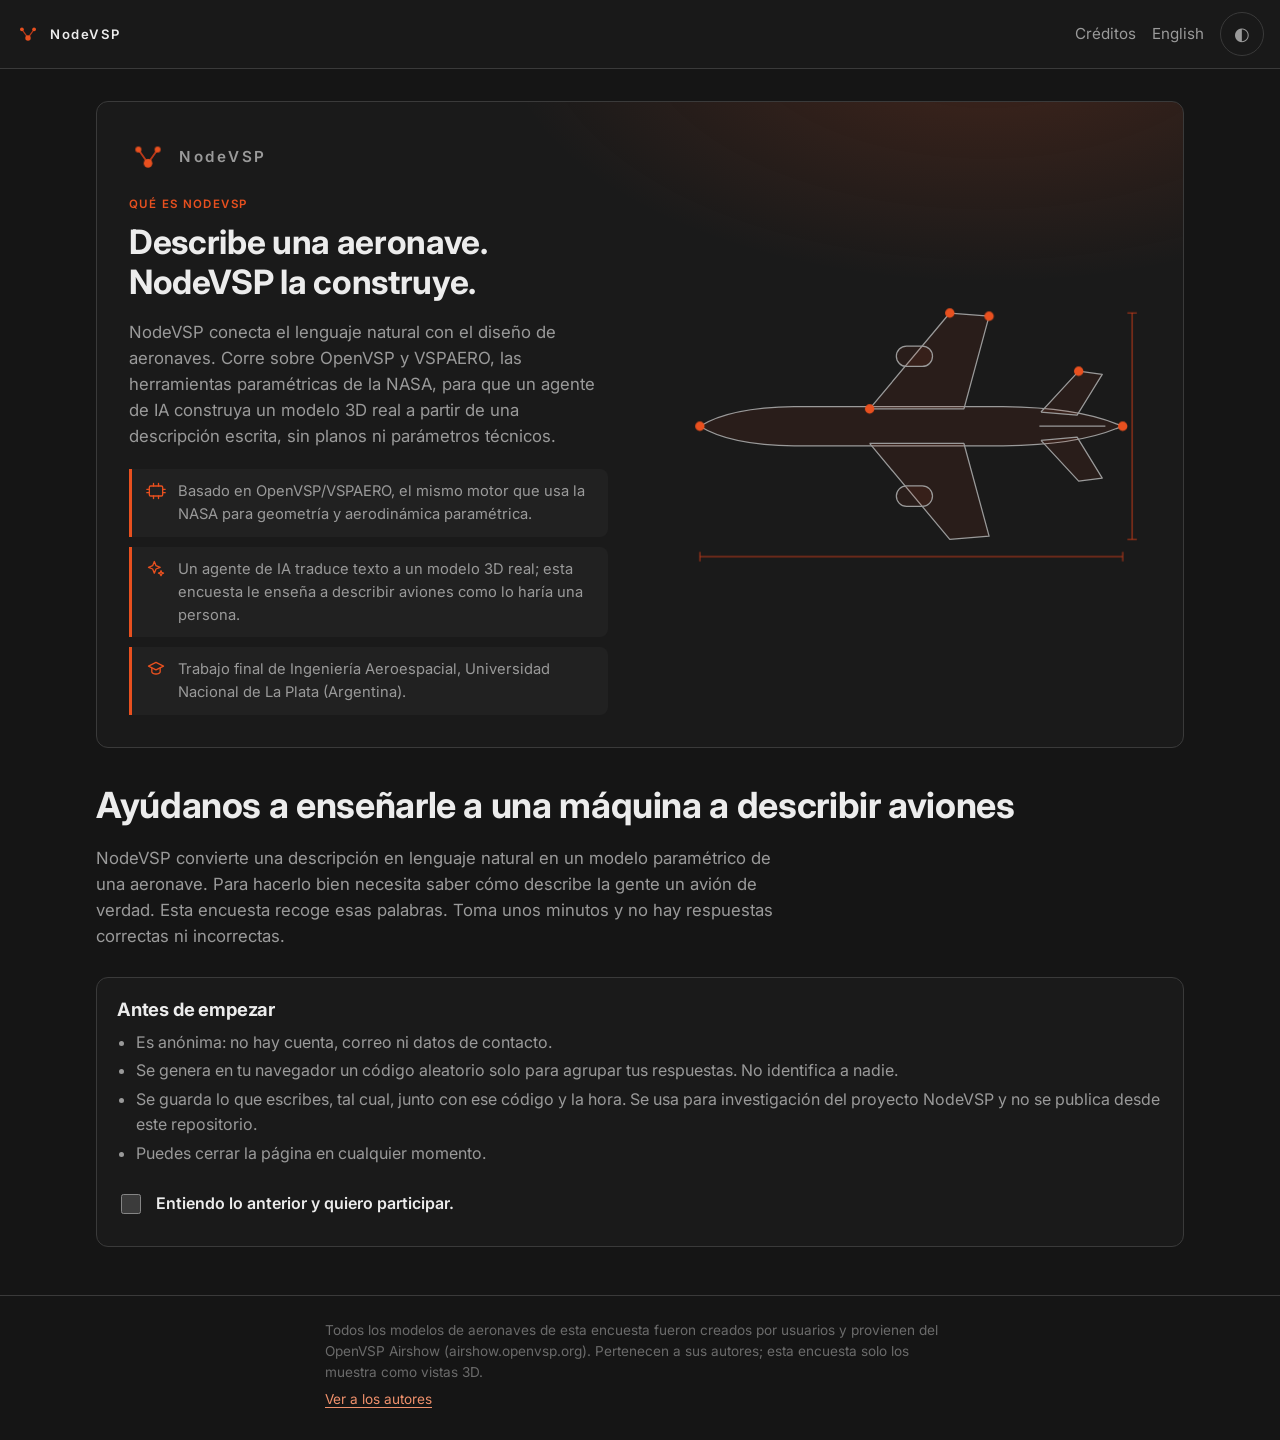
<file: index.html>
<!doctype html>
<html lang="es">
<head>
<meta charset="utf-8">
<meta name="viewport" content="width=device-width, initial-scale=1">
<title>NodeVSP</title>
<link rel="preconnect" href="https://fonts.googleapis.com">
<link rel="preconnect" href="https://fonts.gstatic.com" crossorigin>
<link href="https://fonts.googleapis.com/css2?family=Inter:wght@400;500;600;700&display=swap" rel="stylesheet">
<link rel="icon" href="data:,">
<link rel="stylesheet" href="/app.css">
</head>
<body>
<header class="top"></header>
<main>
  <section class="about">
    <div class="about-inner">
      <div class="about-copy">
        <div class="about-brand"><span class="hero-mark"></span><span class="wordmark">NodeVSP</span></div>
        <p class="eyebrow" data-i18n="about.eyebrow"></p>
        <h2 data-i18n="about.h"></h2>
        <p class="lead" data-i18n="about.lead"></p>
        <ul class="about-points">
          <li>
            <svg viewBox="0 0 24 24" fill="none" stroke="currentColor" stroke-width="1.6" stroke-linecap="round" stroke-linejoin="round" aria-hidden="true"><rect x="4" y="6" width="16" height="12" rx="1.5"/><path d="M9 3v3M15 3v3M9 18v3M15 18v3M4 10H1M4 14H1M23 10h-3M23 14h-3"/></svg>
            <span data-i18n="about.1"></span>
          </li>
          <li>
            <svg viewBox="0 0 24 24" fill="none" stroke="currentColor" stroke-width="1.6" stroke-linecap="round" stroke-linejoin="round" aria-hidden="true"><path d="m10 3 2 5 5 2-5 2-2 5-2-5-5-2 5-2z"/><path d="m18 14 .9 2.1 2.1.9-2.1.9-.9 2.1-.9-2.1-2.1-.9 2.1-.9z"/></svg>
            <span data-i18n="about.2"></span>
          </li>
          <li>
            <svg viewBox="0 0 24 24" fill="none" stroke="currentColor" stroke-width="1.6" stroke-linecap="round" stroke-linejoin="round" aria-hidden="true"><path d="m12 4 9 4.5-9 4.5-9-4.5z"/><path d="M7 11v4.6c0 1 2.2 2.4 5 2.4s5-1.4 5-2.4V11"/></svg>
            <span data-i18n="about.3"></span>
          </li>
        </ul>
      </div>

      <div class="about-art">
        <svg viewBox="0 0 640 400" role="img" data-i18n-attr="aria-label:about.art" class="wf">
          <g class="wf-body">
            <path class="wf-line" d="M66 200Q104 176 186 175L452 175Q545 176 596 197L604 200L596 203Q545 224 452 225L186 225Q104 224 66 200Z"/>
            <path class="wf-line" d="M282 178 384 56 434 60 402 178Z"/>
            <path class="wf-line" d="M282 222 384 344 434 340 402 222Z"/>
            <path class="wf-line" d="M500 182 548 130 578 134 546 186Z"/>
            <path class="wf-line" d="M500 218 548 270 578 266 546 214Z"/>
            <path class="wf-line" d="M498 200 582 200"/>
            <rect class="wf-line" x="316" y="98" width="46" height="26" rx="13"/>
            <rect class="wf-line" x="316" y="276" width="46" height="26" rx="13"/>
          </g>
          <g class="wf-dims">
            <path class="wf-dim wf-d1" d="M66 366 604 366M66 360v12M604 360v12"/>
            <path class="wf-dim wf-d2" d="M616 56 616 344M610 56h12M610 344h12"/>
          </g>
          <g class="wf-nodes">
            <circle class="wf-node wf-n1" cx="66" cy="200" r="6"/>
            <circle class="wf-node wf-n2" cx="282" cy="178" r="6"/>
            <circle class="wf-node wf-n3" cx="384" cy="56" r="6"/>
            <circle class="wf-node wf-n4" cx="434" cy="60" r="6"/>
            <circle class="wf-node wf-n5" cx="548" cy="130" r="6"/>
            <circle class="wf-node wf-n6" cx="604" cy="200" r="6"/>
          </g>
        </svg>
      </div>
    </div>
  </section>

  <section class="hero">
    <h1 data-i18n="home.h"></h1>
    <p class="lead" data-i18n="home.lead"></p>
  </section>

  <section class="card consent">
    <h2 data-i18n="consent.h"></h2>
    <ul>
      <li data-i18n="consent.1"></li>
      <li data-i18n="consent.2"></li>
      <li data-i18n="consent.3"></li>
      <li data-i18n="consent.4"></li>
    </ul>
    <label class="check"><input type="checkbox" id="agree"><span data-i18n="consent.check"></span></label>
  </section>

  <section id="tasks" hidden>
    <h2 data-i18n="home.pick"></h2>
    <p class="code"><span data-i18n="consent.code"></span> <code id="pid"></code></p>
    <div class="arms">
      <a class="arm" data-arm="model" data-nav="/brief.html?arm=D_human_model">
        <svg viewBox="0 0 24 24" fill="none" stroke="currentColor" stroke-width="1.6" stroke-linejoin="round" aria-hidden="true"><path d="M12 3 4 7.5v9L12 21l8-4.5v-9L12 3Z"/><path d="m4 7.5 8 4.5 8-4.5M12 12v9"/></svg>
        <h3 data-i18n="arm.model.name"></h3>
        <p data-i18n="arm.model.desc"></p>
        <span class="go" data-i18n="arm.go"></span>
      </a>
      <a class="arm" data-arm="photo" data-nav="/brief.html?arm=D_human_photo">
        <svg viewBox="0 0 24 24" fill="none" stroke="currentColor" stroke-width="1.6" stroke-linejoin="round" aria-hidden="true"><path d="M4 8h3l2-3h6l2 3h3v11H4V8Z"/><circle cx="12" cy="13" r="3.5"/></svg>
        <h3 data-i18n="arm.photo.name"></h3>
        <p data-i18n="arm.photo.desc"></p>
        <span class="go" data-i18n="arm.go"></span>
      </a>
      <a class="arm" data-arm="game" data-nav="/discriminate/">
        <svg viewBox="0 0 24 24" fill="none" stroke="currentColor" stroke-width="1.6" stroke-linejoin="round" aria-hidden="true"><rect x="4" y="4" width="7" height="7" rx="1"/><rect x="13" y="4" width="7" height="7" rx="1"/><rect x="4" y="13" width="7" height="7" rx="1"/><rect x="13" y="13" width="7" height="7" rx="1"/></svg>
        <h3 data-i18n="arm.game.name"></h3>
        <p data-i18n="arm.game.desc"></p>
        <span class="go" data-i18n="arm.go"></span>
      </a>
    </div>
  </section>
</main>
<footer class="foot"></footer>
<script type="module">
  import { init, MARK } from '/app/chrome.js';
  import { participant } from '/app/submit.js';
  import * as store from '/app/store.js';
  init('title.home');
  document.querySelector('.hero-mark').innerHTML = MARK;
  const agree = document.querySelector('#agree');
  const tasks = document.querySelector('#tasks');
  const sync = () => {
    tasks.hidden = !agree.checked;
    if (agree.checked) document.querySelector('#pid').textContent = participant();
    store.set('consent', agree.checked ? '1' : '');
  };
  agree.checked = store.get('consent') === '1';
  agree.addEventListener('change', sync);
  sync();
</script>
</body>
</html>
</file>
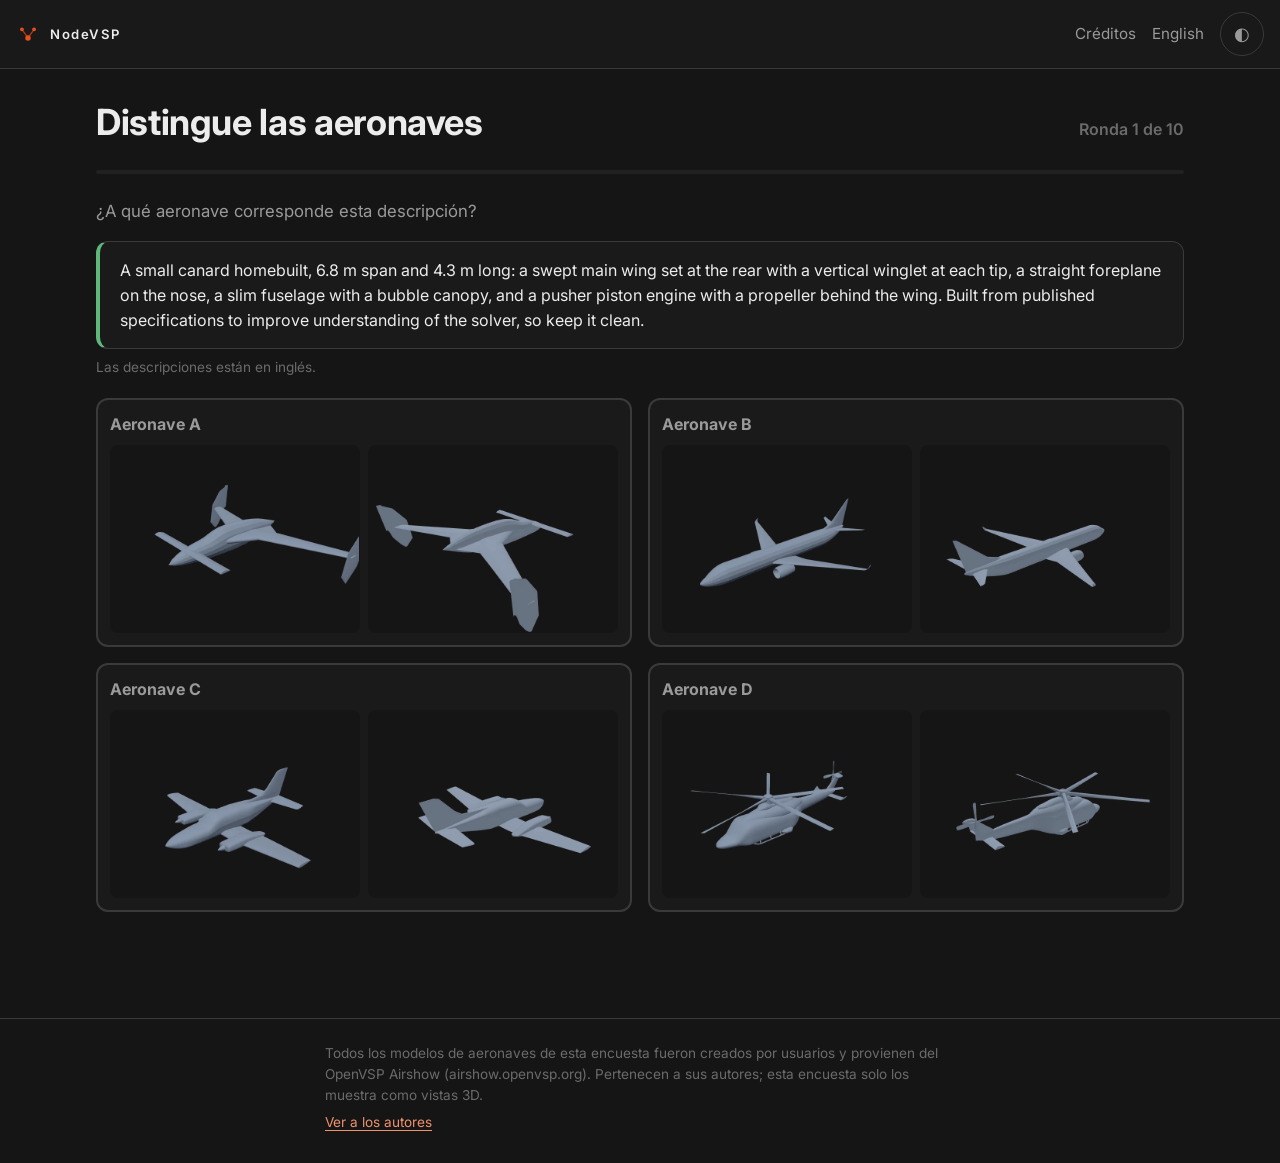
<file: discriminate/index.html>
<!doctype html>
<html lang="es">
<head>
<meta charset="utf-8">
<meta name="viewport" content="width=device-width, initial-scale=1">
<title>NodeVSP</title>
<link rel="preconnect" href="https://fonts.googleapis.com">
<link rel="preconnect" href="https://fonts.gstatic.com" crossorigin>
<link href="https://fonts.googleapis.com/css2?family=Inter:wght@400;500;600;700&display=swap" rel="stylesheet">
<link rel="icon" href="data:,">
<link rel="stylesheet" href="/app.css">
</head>
<body>
<header class="top"></header>
<main data-arm="game">
  <div id="play" hidden>
    <div class="game-head">
      <h1 data-i18n="game.h"></h1>
      <span class="progress" id="progress"></span>
    </div>
    <div class="bar" aria-hidden="true"><i id="bar"></i></div>
    <p class="lead" data-i18n="game.prompt"></p>
    <blockquote class="brief-text" id="brief" lang="en" tabindex="0"></blockquote>
    <p class="note" data-i18n="game.lang"></p>
    <div class="options" id="options"></div>
    <p class="verdict" id="verdict" role="status"></p>
    <p class="err" id="unsaved" hidden data-i18n="game.unsaved"></p>
    <button type="button" class="btn primary" id="next" hidden></button>
  </div>

  <section class="card done" id="end" hidden>
    <h2 data-i18n="game.h"></h2>
    <p class="score" id="score"></p>
    <div class="actions">
      <button type="button" class="btn primary" id="again" data-i18n="game.again"></button>
      <a class="btn ghost" data-nav="/" data-i18n="brief.back"></a>
    </div>
  </section>

  <p class="err" id="fail" role="alert" hidden data-i18n="game.error"></p>
</main>
<footer class="foot"></footer>
<script type="module">
  import { init } from '/app/chrome.js';
  import { t } from '/app/copy.js';
  import { catalogue, briefs, stillImgs, shuffle } from '/app/stimulus.js';
  import { submit } from '/app/submit.js';

  const $ = (s) => document.querySelector(s);
  const TOTAL = 10;
  init('title.game');

  let cat, pool, rounds, at, score;

  // Ten distinct source models; each round's four options are four distinct
  // models (the source plus three others), so no model appears twice in a round
  // and none is the answer twice in a game.
  // ponytail: distractors are uniform-random. Same-class distractors (airliner
  // among airliners) would make the game harder and the score more sensitive.
  function deal() {
    const ids = Object.keys(cat);
    return shuffle(Object.keys(pool).filter((i) => i in cat)).slice(0, TOTAL).map((id) => {
      const levels = Object.keys(pool[id]);
      const brief = pool[id][levels[Math.floor(Math.random() * levels.length)]];
      const others = shuffle(ids.filter((i) => i !== id)).slice(0, 3);
      return { id, brief, options: shuffle([id, ...others]) };
    });
  }

  function render() {
    const r = rounds[at];
    $('#progress').textContent = t('game.round', { n: at + 1, total: TOTAL });
    $('#bar').style.width = `${(at / TOTAL) * 100}%`;
    $('#brief').textContent = r.brief;
    $('#brief').scrollTop = 0;
    $('#verdict').textContent = '';
    $('#verdict').className = 'verdict';
    $('#unsaved').hidden = true;
    $('#next').hidden = true;
    $('#options').replaceChildren(...r.options.map((id, i) => {
      const b = document.createElement('button');
      b.type = 'button';
      b.className = 'option';
      b.dataset.id = id;
      const letter = document.createElement('span');
      letter.className = 'letter';
      letter.textContent = t('game.option', { letter: 'ABCD'[i] });
      const sils = document.createElement('div');
      sils.className = 'sils';
      stillImgs(id).forEach((img) => {
        const f = document.createElement('figure');
        f.append(img);
        sils.append(f);
      });
      b.append(letter, sils);
      b.addEventListener('click', () => answer(b));
      return b;
    }));
  }

  function answer(btn) {
    const r = rounds[at];
    const right = btn.dataset.id === r.id;
    if (right) score++;
    document.querySelectorAll('.option').forEach((o) => {
      o.disabled = true;
      o.classList.toggle('is-correct', o.dataset.id === r.id);
    });
    if (!right) btn.classList.add('is-wrong');
    $('#verdict').textContent = t(right ? 'game.right' : 'game.wrong');
    $('#verdict').className = `verdict ${right ? 'ok' : 'no'}`;
    // The record carries the brief's source model (`id`) and its exact text, which
    // is what attributes the score to a brief and level upstream. The server works
    // out `correct` itself.
    submit({ arm: 'discriminate', id: r.id, brief: r.brief, answer: btn.dataset.id })
      .catch((e) => { console.error(e); $('#unsaved').hidden = false; });
    const last = at === TOTAL - 1;
    $('#next').textContent = t(last ? 'game.finish' : 'game.next');
    $('#next').hidden = false;
    $('#next').focus();
  }

  function advance() {
    if (++at < rounds.length) return render();
    $('#play').hidden = true;
    $('#end').hidden = false;
    $('#score').textContent = t('game.score', { n: score, total: rounds.length });
    $('#again').focus();
  }

  function start() {
    rounds = deal();
    at = 0;
    score = 0;
    $('#end').hidden = true;
    $('#play').hidden = false;
    render();
  }

  $('#next').addEventListener('click', advance);
  $('#again').addEventListener('click', start);
  try {
    [cat, pool] = await Promise.all([catalogue(), briefs()]);
    start();
  } catch (e) {
    console.error(e);
    $('#fail').hidden = false;
  }
</script>
</body>
</html>
</file>
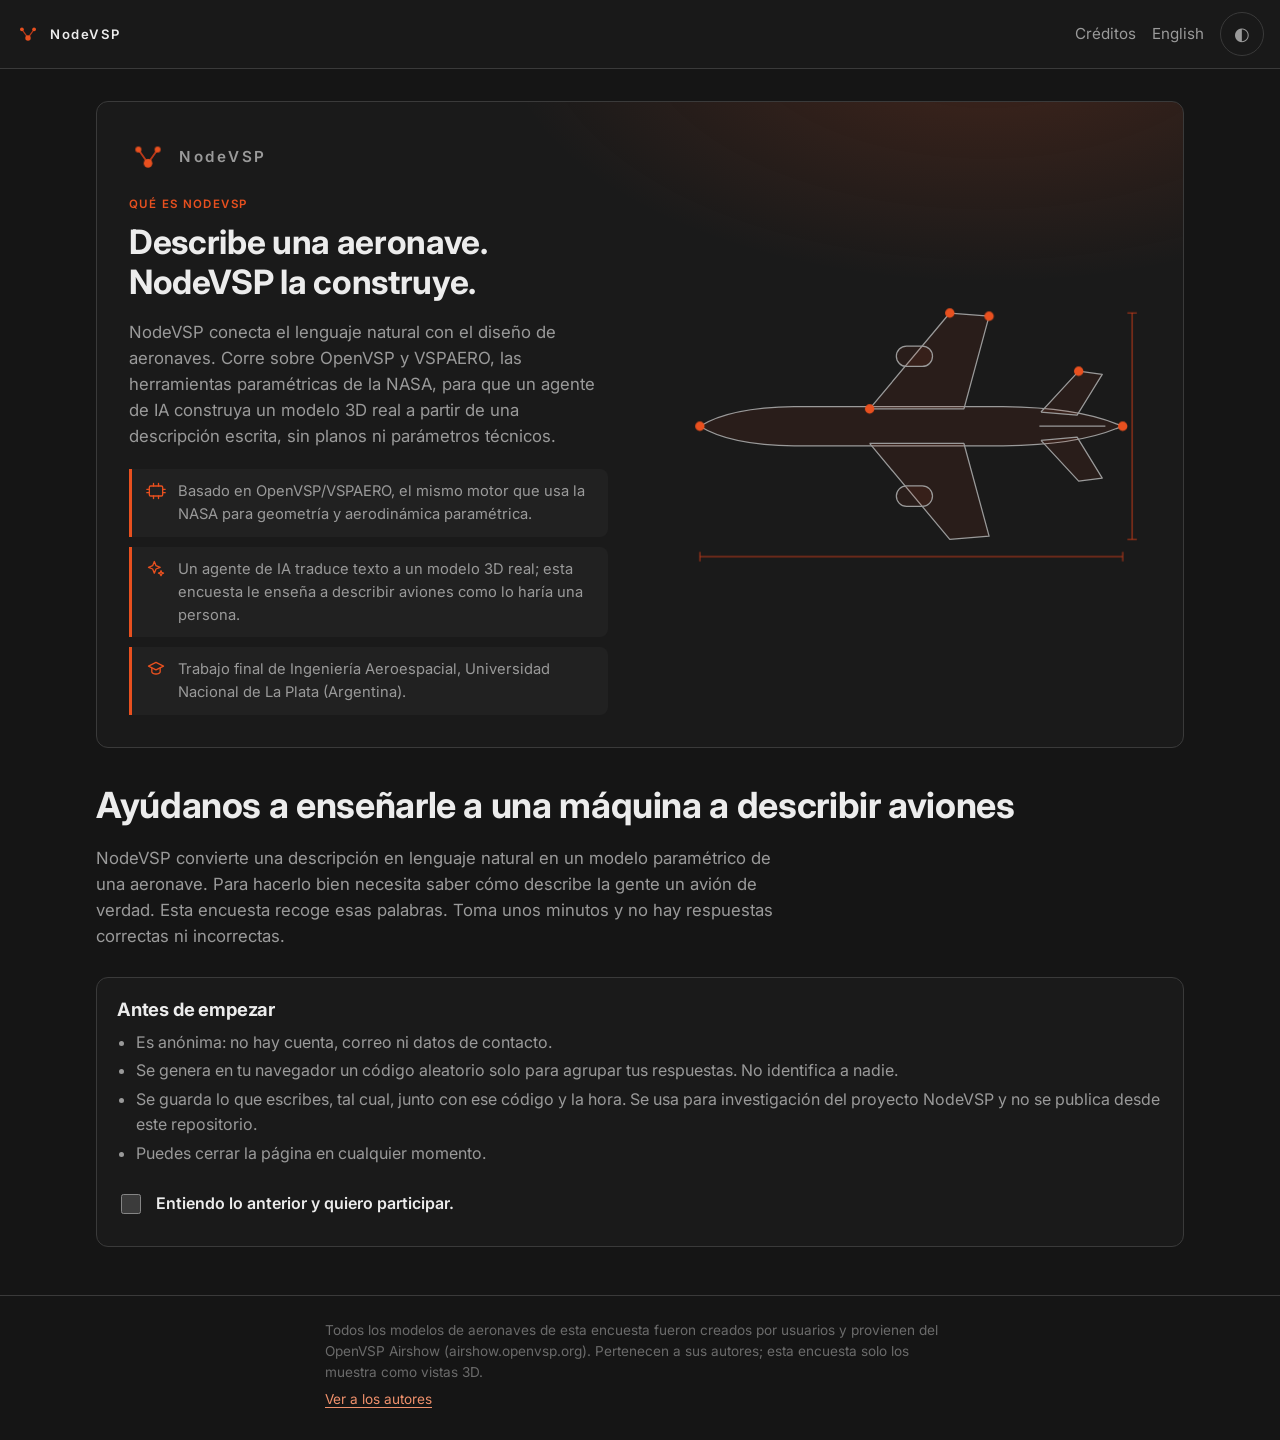
<file: brief.html>
<!doctype html>
<html lang="es">
<head>
<meta charset="utf-8">
<meta name="viewport" content="width=device-width, initial-scale=1">
<title>NodeVSP</title>
<link rel="preconnect" href="https://fonts.googleapis.com">
<link rel="preconnect" href="https://fonts.gstatic.com" crossorigin>
<link href="https://fonts.googleapis.com/css2?family=Inter:wght@400;500;600;700&display=swap" rel="stylesheet">
<link rel="icon" href="data:,">
<!-- The three.js examples import the bare specifier "three"; map it to the same pinned URL viewer.js uses, so there is one instance. -->
<script type="importmap">{"imports":{"three":"https://cdn.jsdelivr.net/npm/three@0.169.0/build/three.module.js"}}</script>
<link rel="stylesheet" href="/app.css">
</head>
<body>
<header class="top"></header>
<main id="task">
  <span class="badge" id="badge"></span>
  <h1 id="h"></h1>
  <p class="lead" id="prompt"></p>

  <div class="task-grid">
    <section id="stimulus">
      <div id="viewer" hidden></div>
      <p class="note" id="viewer-note"></p>
      <div class="sils" id="stills"></div>
      <div class="pics" id="pics"></div>
      <p class="empty" id="none" hidden data-i18n="photos.none"></p>
    </section>

    <form class="card" id="form">
      <label class="field" for="brief" data-i18n="brief.label"></label>
      <textarea id="brief" data-i18n-attr="placeholder:brief.placeholder"></textarea>
      <div class="meta" id="count"></div>
      <div class="hints" id="hints" aria-live="polite"></div>
      <div class="actions">
        <button type="submit" class="btn primary" id="send" data-i18n="brief.submit" disabled></button>
        <button type="button" class="btn ghost" id="skip" data-i18n="brief.skip"></button>
      </div>
      <p class="err" id="err" role="alert" hidden data-i18n="brief.error"></p>
    </form>

    <section class="card done" id="done" hidden>
      <h2 data-i18n="brief.thanks"></h2>
      <div class="actions">
        <button type="button" class="btn primary" id="another" data-i18n="brief.another"></button>
        <a class="btn ghost" data-nav="/" data-i18n="brief.back"></a>
      </div>
    </section>
  </div>
</main>
<footer class="foot"></footer>
<script type="module">
  import { init } from '/app/chrome.js';
  import { t, link } from '/app/copy.js';
  import { catalogue, photos, unlistedPhotos, pick, stillImgs, objUrl } from '/app/stimulus.js';
  import { hints } from '/app/validate.js';
  import { submit } from '/app/submit.js';

  const $ = (s) => document.querySelector(s);
  const ARMS = { D_human_model: 'model', D_human_photo: 'photo' };
  const arm = new URLSearchParams(location.search).get('arm');
  if (!ARMS[arm]) location.replace(link('/'));
  const kind = ARMS[arm];

  init('title.brief');
  $('#task').dataset.arm = kind;
  $('#badge').textContent = t(`brief.${kind}.badge`);
  $('#h').textContent = t(`brief.${kind}.h`);
  $('#prompt').textContent = t(`brief.${kind}.prompt`);

  let id, viewer, pool, run = 0;
  let unlisted = new Set(); // ids with no corpus model: same task, different arm

  async function next() {
    const mine = ++run; // a skip while a model is still loading must not leave two canvases
    viewer?.dispose();
    viewer = null;
    $('#done').hidden = true;
    $('#form').hidden = false;
    $('#stimulus').hidden = false;
    $('#brief').value = '';
    update();
    for (const sel of ['#stills', '#pics', '#viewer']) $(sel).replaceChildren();
    $('#viewer').hidden = true;
    $('#viewer-note').textContent = '';

    if (!pool) {
      if (kind === 'model') pool = await catalogue();
      else {
        const [corpus, extra] = await Promise.all([photos(), unlistedPhotos()]);
        unlisted = new Set(Object.keys(extra));
        pool = { ...corpus, ...extra };
      }
    }
    const ids = Object.keys(pool).filter((i) => kind === 'model' || pool[i].length);
    if (!ids.length) {
      $('#none').hidden = false;
      $('#form').hidden = true;
      return;
    }
    id = pick(ids, arm);

    if (kind === 'photo') {
      pool[id].forEach(({ url, credit }) => {
        const f = document.createElement('figure');
        f.append(Object.assign(new Image(), { src: url, alt: t('brief.photo.badge') }));
        if (credit) f.append(Object.assign(document.createElement('figcaption'), { textContent: credit }));
        $('#pics').append(f);
      });
      return;
    }

    // The 3D model is the stimulus. three.js loads with it, so a WebGL or CDN failure
    // falls back to the two baked stills rather than leaving the participant blind.
    const box = $('#viewer'), note = $('#viewer-note');
    box.hidden = false; // needs a size before three.js measures it
    note.textContent = t('view3d.loading');
    try {
      const { mountViewer } = await import('/app/viewer.js');
      const v = await mountViewer(box, objUrl(id));
      if (mine !== run) return v.dispose();
      viewer = v;
      note.textContent = t('view3d.hint');
    } catch (e) {
      console.error(e);
      if (mine !== run) return;
      box.hidden = true;
      note.textContent = t('view3d.error');
      stillImgs(id).forEach((img) => {
        const f = document.createElement('figure');
        const c = document.createElement('figcaption');
        c.textContent = img.alt;
        f.append(img, c);
        $('#stills').append(f);
      });
    }
  }

  // Hints only ever inform. The button is disabled for an EMPTY box alone.
  function update() {
    const v = $('#brief').value;
    const words = v.trim() ? v.trim().split(/\s+/).length : 0;
    $('#count').textContent = t('brief.count', { chars: [...v].length, words });
    const hs = hints(v);
    const box = $('#hints');
    box.replaceChildren();
    if (hs.length) {
      box.append(Object.assign(document.createElement('p'), { textContent: t('hint.lead') }));
      const ul = document.createElement('ul');
      hs.forEach((h) => ul.append(Object.assign(document.createElement('li'), { textContent: t(`hint.${h.kind}`, h) })));
      box.append(ul);
    }
    $('#send').disabled = !v.trim();
    $('#skip').hidden = !!v.trim();
  }
  $('#brief').addEventListener('input', update);

  $('#form').addEventListener('submit', async (e) => {
    e.preventDefault();
    const send = $('#send');
    send.disabled = true;
    send.textContent = t('brief.sending');
    $('#err').hidden = true;
    try {
      const sent = unlisted.has(id) ? 'D_human_photo_unlisted' : arm;
      await submit({ arm: sent, id, brief: $('#brief').value });
      $('#form').hidden = true;
      $('#stimulus').hidden = true;
      $('#done').hidden = false;
      $('#another').focus();
    } catch (err) {
      console.error(err);
      $('#err').hidden = false; // the text stays in the box
      send.disabled = false;
    } finally {
      send.textContent = t('brief.submit');
    }
  });
  $('#skip').addEventListener('click', next);
  $('#another').addEventListener('click', next);
  next();
</script>
</body>
</html>
</file>
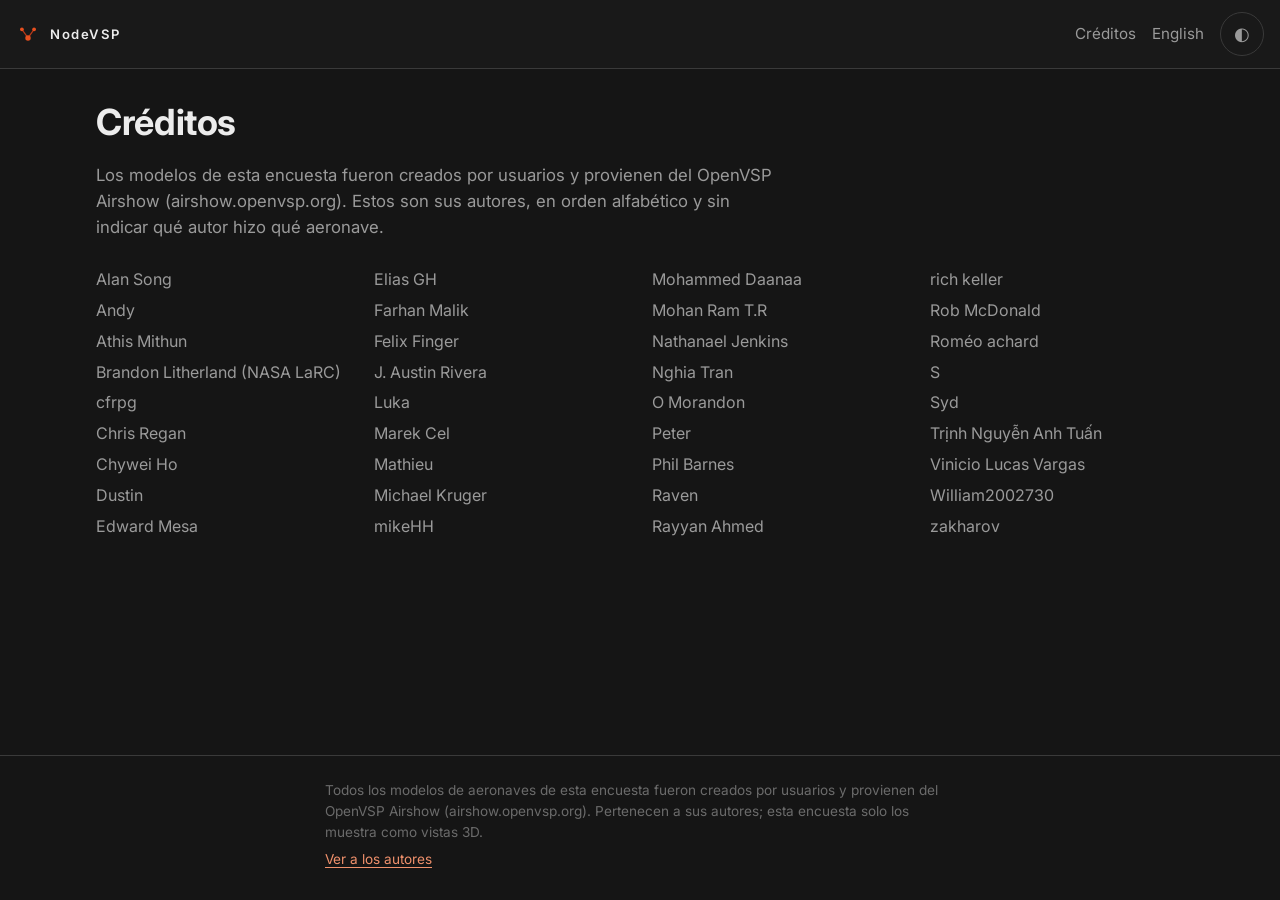
<file: credits.html>
<!doctype html>
<html lang="es">
<head>
<meta charset="utf-8">
<meta name="viewport" content="width=device-width, initial-scale=1">
<title>NodeVSP</title>
<link rel="preconnect" href="https://fonts.googleapis.com">
<link rel="preconnect" href="https://fonts.gstatic.com" crossorigin>
<link href="https://fonts.googleapis.com/css2?family=Inter:wght@400;500;600;700&display=swap" rel="stylesheet">
<link rel="icon" href="data:,">
<link rel="stylesheet" href="/app.css">
</head>
<body>
<header class="top"></header>
<main>
  <h1 data-i18n="credits.h"></h1>
  <p class="lead" data-i18n="credits.lead"></p>
  <ul class="names" id="names"></ul>
  <p class="err" id="err" role="alert" hidden data-i18n="credits.error"></p>
</main>
<footer class="foot"></footer>
<script type="module">
  import { init } from '/app/chrome.js';
  init('title.credits');
  try {
    const names = await (await fetch('/public/credits.json')).json();
    // Names only, alphabetical -- never paired with a title or id (CLAUDE.md).
    names.sort((a, b) => a.localeCompare(b, undefined, { sensitivity: 'base' }))
      .forEach((n) => document.querySelector('#names').append(Object.assign(document.createElement('li'), { textContent: n })));
  } catch { document.querySelector('#err').hidden = false; }
</script>
</body>
</html>
</file>
<file: app.css>
/* Tokens: NodeVSP's own chrome -- near-black chrome/panel/sunken greys with the
   #E8501F brand orange, same values the product interface uses. Dark is the
   default, :root.light overrides. Names kept generic so a later merge stays easy. */
:root {
  --color-primary: #151515;
  --color-secondary: #1a1a1a;
  --color-tertiary: #212121;
  --color-elevated: #2b2b2b;
  --color-text-main: #ececec;
  --color-text-sub: #9a9a9a;
  --color-text-dim: #6b6b6b;
  --color-border-main: #3a3a3a;
  --color-border-sub: rgba(58, 58, 58, 0.4);
  --color-accent: #E8501F;
  --color-accent-alt: #B8391A;
  --color-success: #5FB87A;
  --color-warning: #C9A227;
  --color-error: #B8394B;
  --font-display: 'Inter', system-ui, sans-serif;
  --radius: 12px;
  --gutter: 16px;
  --ink-on-arm: #151515;
  color-scheme: dark;
}
:root.light {
  --color-primary: #fafafa;
  --color-secondary: #ffffff;
  --color-tertiary: #f0f0f0;
  --color-elevated: #ffffff;
  --color-text-main: #151515;
  --color-text-sub: #4b4b4b;
  --color-border-main: #d4d4d4;
  --color-border-sub: #e5e5e5;
  --color-accent: #C43D14;
  --color-accent-alt: #8f2d10;
  --color-success: #1f8a4c;
  --ink-on-arm: #ffffff;
  color-scheme: light;
}

* { box-sizing: border-box; }
body {
  margin: 0;
  min-height: 100vh;
  display: flex;
  flex-direction: column;
  background: var(--color-primary);
  color: var(--color-text-main);
  font: 16px/1.55 var(--font-display);
}
a { color: var(--color-accent); text-underline-offset: 3px; }
:root:not(.light) a { color: #f0916c; }
:focus-visible { outline: 2px solid var(--color-accent-alt); outline-offset: 2px; }
h1, h2 { line-height: 1.2; margin: 0 0 .5em; letter-spacing: -0.01em; }
h1 { font-size: clamp(1.6rem, 3.2vw, 2.25rem); }
h2 { font-size: 1.15rem; }
p { margin: 0 0 1em; }

/* Page frame */
.top {
  position: sticky;
  top: 0;
  z-index: 10;
  display: flex;
  align-items: center;
  justify-content: space-between;
  gap: 12px;
  padding: 12px var(--gutter);
  border-bottom: 1px solid var(--color-border-main);
  background: color-mix(in srgb, var(--color-secondary) 90%, transparent);
  backdrop-filter: blur(10px);
  -webkit-backdrop-filter: blur(10px);
}
.brand { display: inline-flex; align-items: center; gap: 10px; color: var(--color-text-main) !important; text-decoration: none; }
.mark { display: block; width: 100%; height: 100%; overflow: visible; }
.top .brand .mark { width: 24px; height: 24px; }
.wordmark { font-size: .82rem; font-weight: 600; letter-spacing: .12em; }
.top nav { display: flex; align-items: center; gap: 16px; }
.top nav a { text-decoration: none; color: var(--color-text-sub) !important; font-size: .95rem; }
.top nav a:hover { color: var(--color-text-main) !important; }
.theme {
  min-width: 44px; min-height: 44px;
  border: 1px solid var(--color-border-main); border-radius: 999px;
  background: transparent; color: var(--color-text-sub); font-size: 1.1rem; cursor: pointer;
}
.theme:hover { background: var(--color-tertiary); }
main { flex: 1; width: 100%; max-width: 1120px; margin: 0 auto; padding: 32px var(--gutter) 48px; }
.foot {
  padding: 24px var(--gutter);
  border-top: 1px solid var(--color-border-main);
  color: var(--color-text-dim);
  font-size: .85rem;
}
.foot p { max-width: 70ch; margin: 0 auto 6px; }
.lead { color: var(--color-text-sub); max-width: 62ch; font-size: 1.05rem; }
.note { color: var(--color-text-dim); font-size: .85rem; margin: 8px 0 0; }

/* Cards and buttons */
.card {
  background: var(--color-secondary);
  border: 1px solid var(--color-border-main);
  border-radius: var(--radius);
  padding: 20px;
}
.btn {
  min-height: 44px; padding: 0 20px;
  border-radius: 10px; border: 1px solid var(--color-border-main);
  background: var(--color-tertiary); color: var(--color-text-main);
  font: inherit; font-weight: 600; cursor: pointer;
}
.btn:hover:not(:disabled) { border-color: var(--color-text-dim); }
.btn:disabled { opacity: .5; cursor: not-allowed; }
/* Ink on a filled accent: the dark-theme accents are bright enough to take dark
   text, the light-theme ones are deep and need white. Both clear AA either way. */
.btn.primary { background: var(--arm, var(--color-accent)); border-color: transparent; color: var(--arm-ink, var(--ink-on-arm)); }
.btn.ghost { background: transparent; }
a.btn { display: inline-flex; align-items: center; text-decoration: none; color: var(--color-text-main) !important; }
.actions { display: flex; flex-wrap: wrap; gap: 12px; margin-top: 16px; }
[hidden] { display: none !important; }

/* Home: the NodeVSP intro */
.about {
  position: relative;
  overflow: hidden;
  padding: 36px 32px 32px;
  margin-bottom: 36px;
  border-radius: var(--radius);
  border: 1px solid var(--color-border-main);
  background:
    radial-gradient(ellipse 720px 380px at 82% -12%, color-mix(in srgb, var(--color-accent) 20%, transparent), transparent 68%),
    var(--color-secondary);
}
.about-inner { display: grid; gap: 28px; align-items: center; }
@media (min-width: 900px) {
  .about-inner { grid-template-columns: minmax(0, 1fr) minmax(0, 1.05fr); gap: 40px; }
}
.about-brand { display: flex; align-items: center; gap: 12px; margin-bottom: 20px; }
.about-brand .hero-mark { width: 38px; height: 38px; }
.about-brand .wordmark { font-size: .95rem; letter-spacing: .18em; color: var(--color-text-sub); }
.eyebrow {
  margin: 0 0 8px;
  font-size: .72rem; font-weight: 600; letter-spacing: .12em; text-transform: uppercase;
  color: var(--color-accent);
}
.about h2 { font-size: clamp(1.5rem, 3.4vw, 2.1rem); text-wrap: balance; max-width: 18ch; }
.about-points { list-style: none; margin: 20px 0 0; padding: 0; display: grid; gap: 10px; }
.about-points li {
  display: flex; align-items: flex-start; gap: 12px;
  padding: 11px 14px;
  background: var(--color-tertiary);
  border-left: 3px solid var(--color-accent);
  border-radius: 0 8px 8px 0;
  color: var(--color-text-sub);
  font-size: .92rem;
}
.about-points svg { flex: none; width: 20px; height: 20px; margin-top: 1px; color: var(--color-accent); }

/* The wireframe: the mark's own node-and-connector grammar, drawn on arrival. */
.about-art { min-width: 0; }
.wf { display: block; width: 100%; height: auto; }
.wf-line { fill: color-mix(in srgb, var(--color-accent) 7%, transparent); stroke: var(--color-text-sub); stroke-width: 1.6; stroke-linejoin: round; }
.wf-dim { fill: none; stroke: var(--color-accent-alt); stroke-width: 1.3; }
.wf-node { fill: var(--color-accent); }
:root.light .wf-line { stroke: var(--color-text-sub); }

@keyframes wfDraw { to { stroke-dashoffset: 0; } }
@keyframes wfPop { from { opacity: 0; transform: scale(.3); } to { opacity: 1; transform: scale(1); } }
@keyframes wfFade { from { opacity: 0; } to { opacity: 1; } }
.wf-line { stroke-dasharray: 1600; stroke-dashoffset: 1600; animation: wfDraw 1.5s cubic-bezier(.16, .8, .3, 1) .15s forwards; }
.wf-node { opacity: 0; transform-box: fill-box; transform-origin: center; animation: wfPop .35s ease-out forwards; }
.wf-dim { opacity: 0; animation: wfFade .5s ease-out forwards; }
.wf-n1 { animation-delay: 1.0s; } .wf-n2 { animation-delay: 1.1s; } .wf-n3 { animation-delay: 1.2s; }
.wf-n4 { animation-delay: 1.3s; } .wf-n5 { animation-delay: 1.4s; } .wf-n6 { animation-delay: 1.5s; }
.wf-d1 { animation-delay: 1.45s; } .wf-d2 { animation-delay: 1.6s; }

/* The mark draws itself in: node, connector, node, connector, node. */
@keyframes markDraw { to { stroke-dashoffset: 0; } }
.about-brand .mark line { stroke-dasharray: 227; stroke-dashoffset: 227; animation: markDraw .45s ease-out forwards; }
.about-brand .mark line:nth-of-type(1) { animation-delay: .1s; }
.about-brand .mark line:nth-of-type(2) { animation-delay: .65s; }
.about-brand .mark circle { opacity: 0; transform-box: fill-box; transform-origin: center; animation: wfPop .3s ease-out forwards; }
.about-brand .mark circle:nth-of-type(1) { animation-delay: 0s; }
.about-brand .mark circle:nth-of-type(2) { animation-delay: .55s; }
.about-brand .mark circle:nth-of-type(3) { animation-delay: 1.1s; }
.hero { margin-bottom: 28px; }
.consent ul { margin: 0 0 16px; padding-left: 1.2em; color: var(--color-text-sub); }
.consent li { margin-bottom: 4px; }
.check { display: flex; align-items: center; gap: 12px; min-height: 44px; font-weight: 600; cursor: pointer; }
.check input { width: 20px; height: 20px; accent-color: var(--color-accent); }
#tasks { margin-top: 32px; }
.code { color: var(--color-text-dim); font-size: .9rem; }
.code code { color: var(--color-text-sub); }
.arms { display: grid; gap: 16px; grid-template-columns: repeat(auto-fit, minmax(260px, 1fr)); }
.arm {
  display: flex; flex-direction: column; gap: 8px;
  padding: 20px; text-decoration: none;
  background: var(--color-secondary);
  border: 1px solid var(--color-border-main);
  border-top: 4px solid var(--arm);
  border-radius: var(--radius);
  color: var(--color-text-main) !important;
}
.arm:hover { background: var(--color-tertiary); }
.arm svg { width: 32px; height: 32px; color: var(--arm); }
.arm h3 { margin: 0; font-size: 1.1rem; }
.arm p { margin: 0; color: var(--color-text-sub); font-size: .95rem; flex: 1; }
.arm .go { color: var(--arm); font-weight: 600; }
[data-arm="model"] { --arm: var(--color-accent); }
[data-arm="photo"] { --arm: var(--color-accent-alt); --arm-ink: #fff; }
[data-arm="game"] { --arm: var(--color-success); }

/* Brief task */
.badge {
  display: inline-block; padding: 2px 10px; margin-bottom: 10px;
  border: 1px solid var(--arm); border-radius: 999px;
  color: var(--arm); font-size: .8rem; font-weight: 600; text-transform: uppercase; letter-spacing: .04em;
}
.task-grid { display: grid; gap: 24px; margin-top: 24px; }
@media (min-width: 900px) {
  .task-grid { grid-template-columns: minmax(0, 1.3fr) minmax(0, 1fr); align-items: start; }
  .task-grid form { position: sticky; top: 16px; }
}
.sils, .pics { display: grid; gap: 12px; }
#stills { grid-template-columns: 1fr 1fr; }
figure { margin: 0; }
.sils figure, .pics figure {
  background: var(--color-secondary); border: 1px solid var(--color-border-main); border-radius: var(--radius); overflow: hidden;
}
figure img { display: block; width: 100%; height: auto; }
figcaption { padding: 4px 12px 8px; color: var(--color-text-dim); font-size: .8rem; }
#viewer {
  width: 100%; aspect-ratio: 4 / 3; max-height: 70vh;
  background: var(--color-secondary); border: 1px solid var(--color-border-main); border-radius: var(--radius);
  cursor: grab;
}
#viewer canvas { display: block; }
.empty { padding: 20px; border: 1px dashed var(--color-border-main); border-radius: var(--radius); color: var(--color-text-sub); }
label.field { display: block; font-weight: 600; margin-bottom: 8px; }
textarea {
  width: 100%; min-height: 12rem; resize: vertical; padding: 12px;
  background: var(--color-primary); color: var(--color-text-main);
  border: 1px solid var(--color-border-main); border-radius: 10px;
  font: inherit; line-height: 1.5;
}
textarea:focus { border-color: var(--arm); outline: none; box-shadow: 0 0 0 3px color-mix(in srgb, var(--arm) 30%, transparent); }
.meta { margin-top: 6px; color: var(--color-text-dim); font-size: .85rem; }
.hints { margin-top: 8px; font-size: .9rem; }
.hints p { margin: 0 0 4px; color: var(--color-text-dim); }
.hints ul { margin: 0; padding: 0; list-style: none; }
.hints li { padding: 6px 10px; margin-bottom: 4px; border-left: 3px solid var(--color-warning); background: var(--color-tertiary); border-radius: 0 6px 6px 0; }
.err { margin: 12px 0 0; color: var(--color-error); }
.done h2 { color: var(--color-success); }

/* Discrimination game */
.game-head { display: flex; flex-wrap: wrap; align-items: baseline; justify-content: space-between; gap: 8px; }
.progress { color: var(--color-text-dim); font-weight: 600; }
.bar { height: 4px; margin: 8px 0 24px; background: var(--color-tertiary); border-radius: 2px; overflow: hidden; }
.bar i { display: block; height: 100%; background: var(--arm); transition: width .3s; }
.brief-text {
  margin: 0 0 8px; padding: 16px 20px; max-height: 15rem; overflow: auto; white-space: pre-wrap;
  background: var(--color-secondary); border: 1px solid var(--color-border-main); border-left: 4px solid var(--arm);
  border-radius: var(--radius); color: var(--color-text-main);
}
.options { display: grid; gap: 16px; margin: 20px 0; }
@media (min-width: 900px) { .options { grid-template-columns: 1fr 1fr; } }
.option {
  display: flex; flex-direction: column; justify-content: flex-start; width: 100%; padding: 12px; text-align: left; cursor: pointer; font: inherit; color: inherit;
  background: var(--color-secondary); border: 2px solid var(--color-border-main); border-radius: var(--radius);
}
.option:hover:not(:disabled) { border-color: var(--arm); }
.option:disabled { cursor: default; }
.option .letter { display: block; margin-bottom: 8px; font-weight: 700; color: var(--color-text-sub); }
.option .sils { grid-template-columns: 1fr 1fr; gap: 8px; }
.option .sils figure { background: var(--color-primary); border-color: transparent; border-radius: 8px; }
.option.is-correct { border-color: var(--color-success); box-shadow: 0 0 0 3px color-mix(in srgb, var(--color-success) 30%, transparent); }
.option.is-wrong { border-color: var(--color-error); }
.verdict { font-weight: 600; min-height: 1.6em; margin: 0 0 12px; }
.verdict.ok { color: var(--color-success); }
.verdict.no { color: var(--color-error); }
.score { font-size: 2rem; font-weight: 700; margin: 12px 0 20px; }

/* Credits */
.names { columns: 220px; column-gap: 24px; padding: 0; margin: 24px 0 0; list-style: none; color: var(--color-text-sub); }
.names li { break-inside: avoid; padding: 3px 0; }

@media (prefers-reduced-motion: reduce) {
  * { transition: none !important; animation: none !important; }
  .wf-line, .about-brand .mark line { stroke-dashoffset: 0; }
  .wf-node, .wf-dim, .about-brand .mark circle { opacity: 1; transform: none; }
}
</file>
